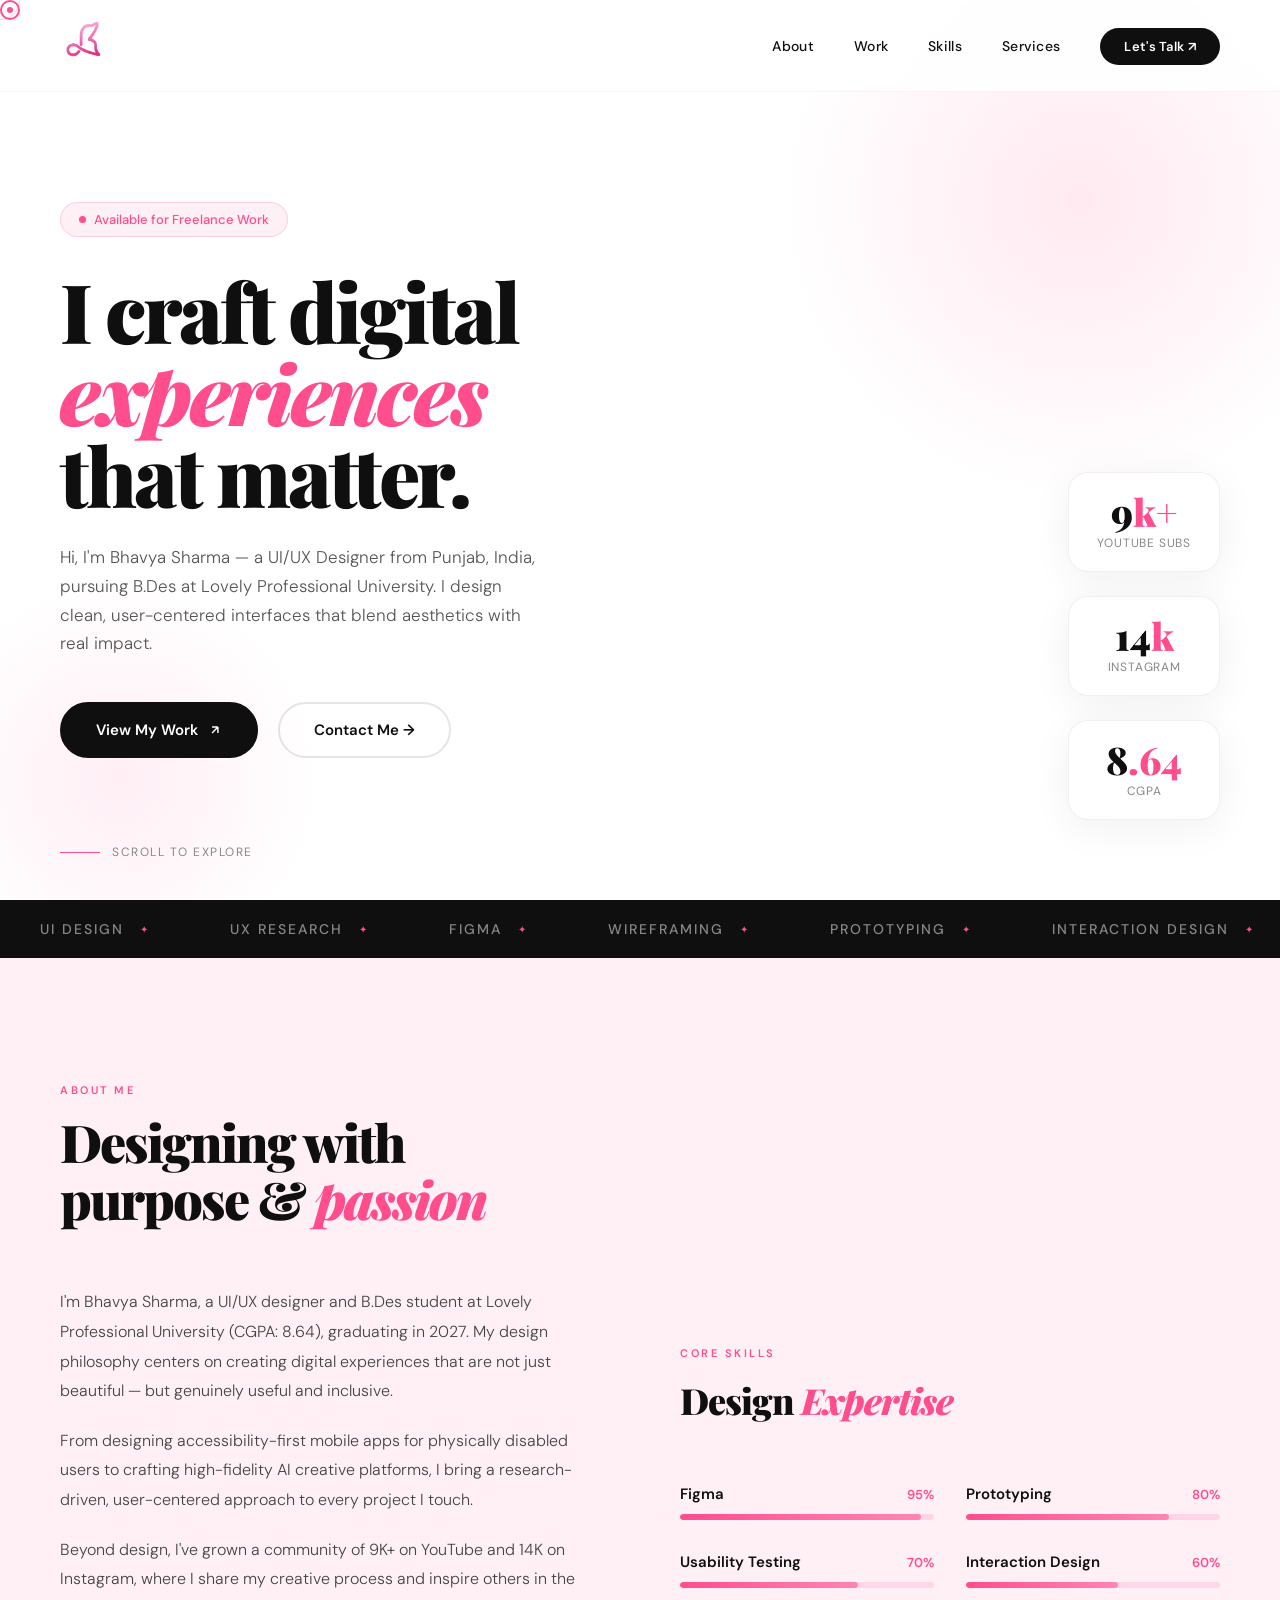
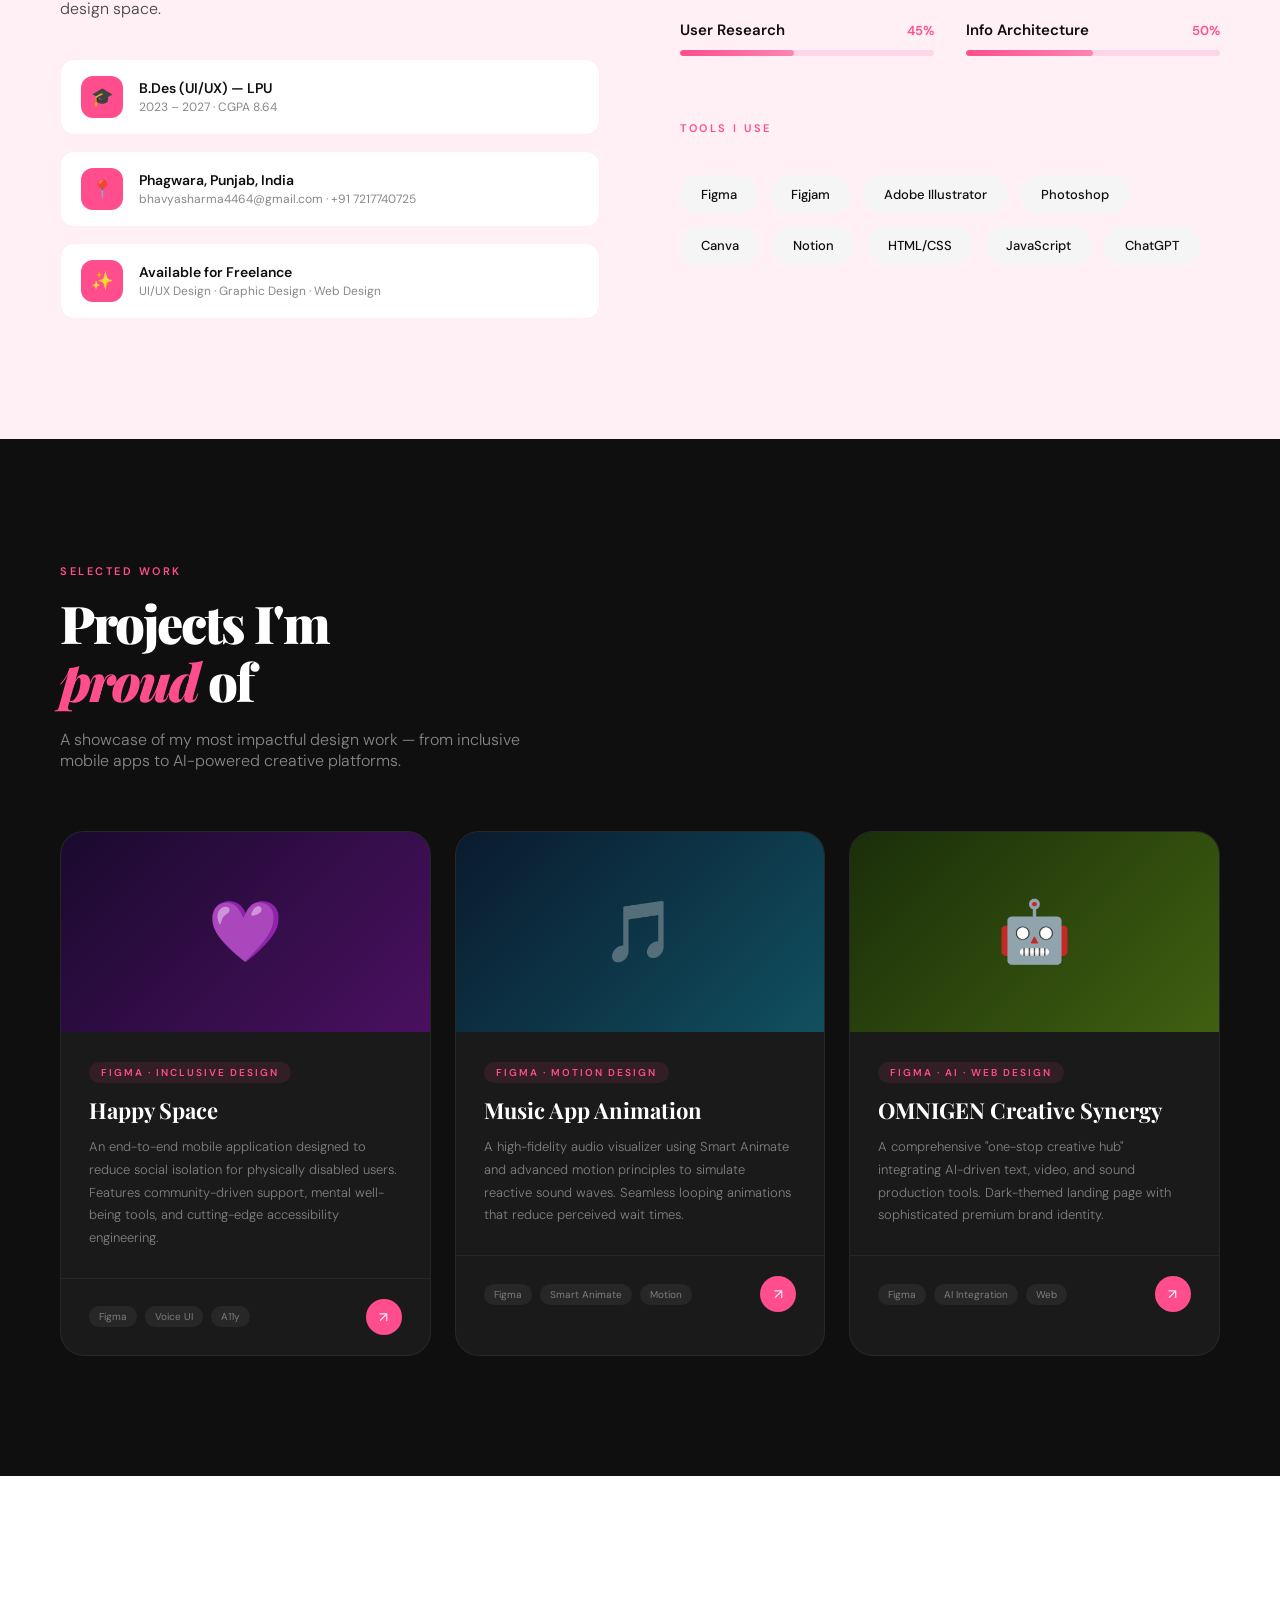
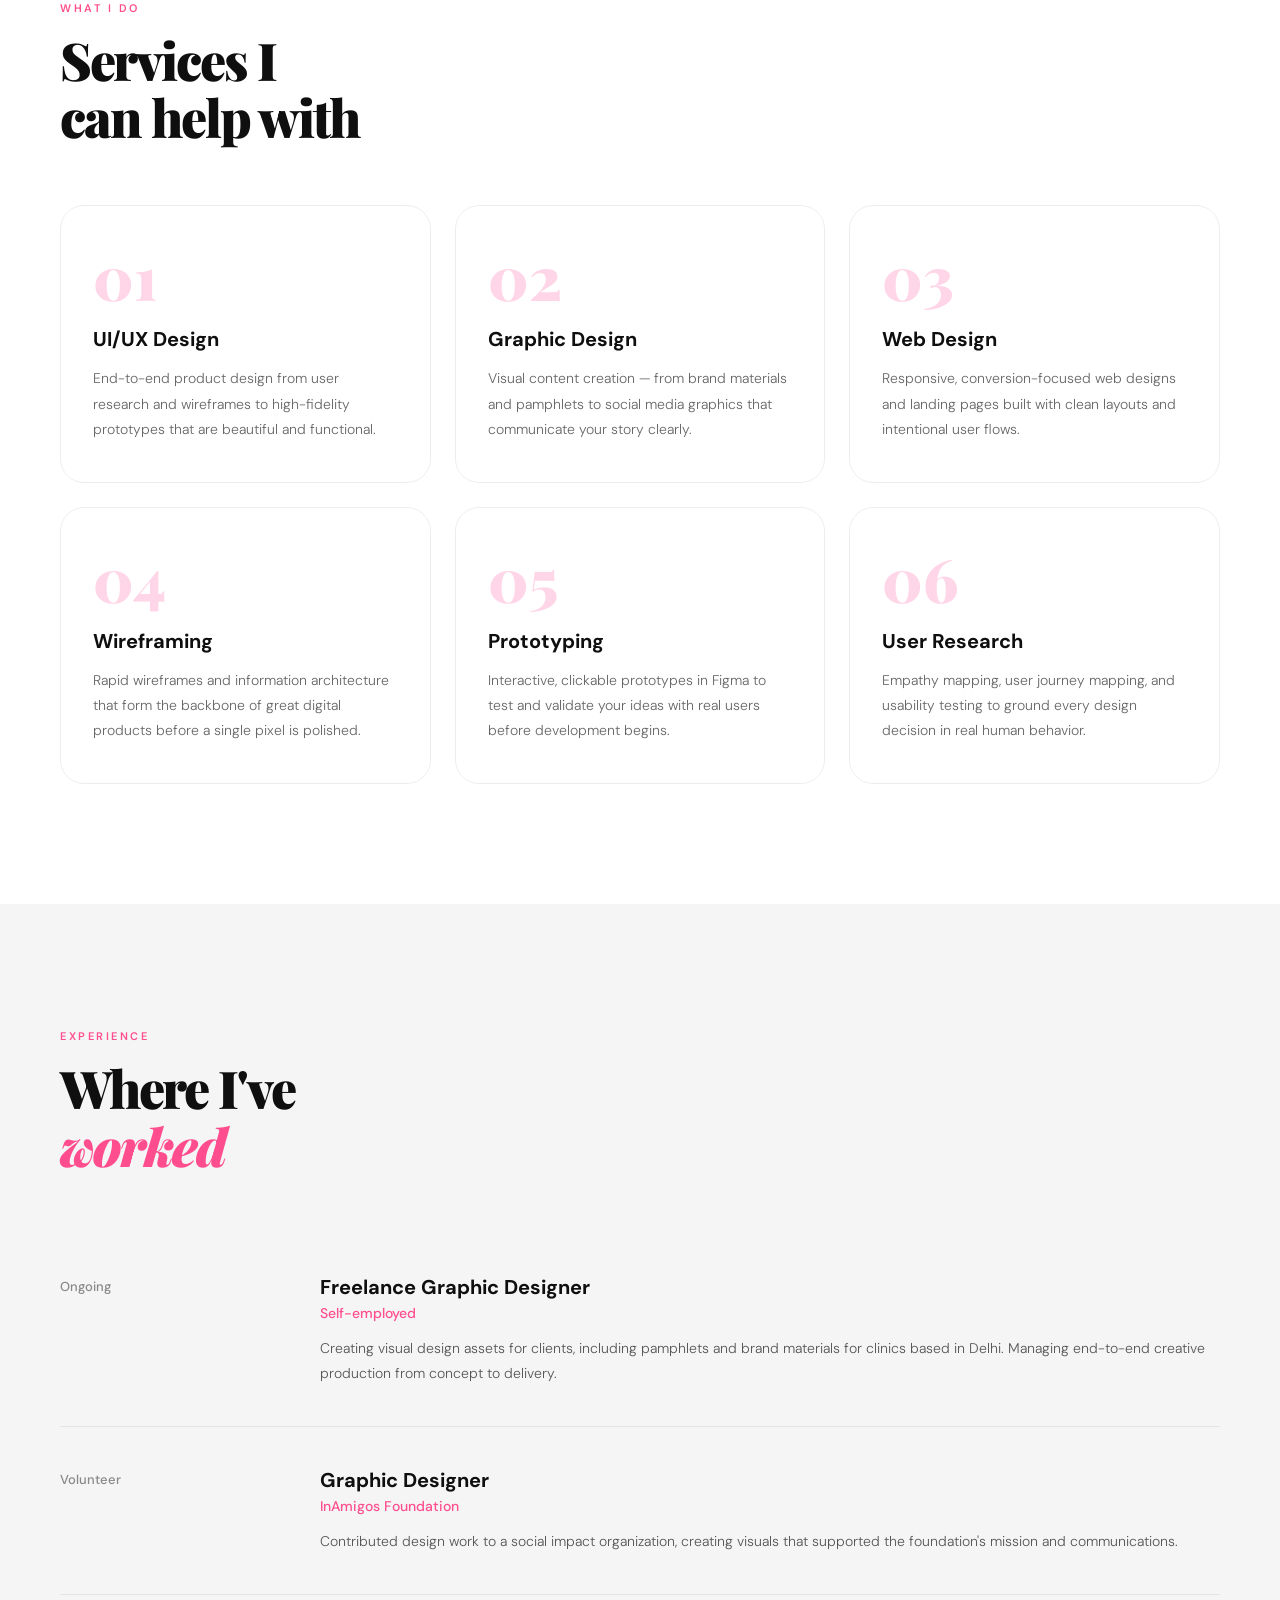
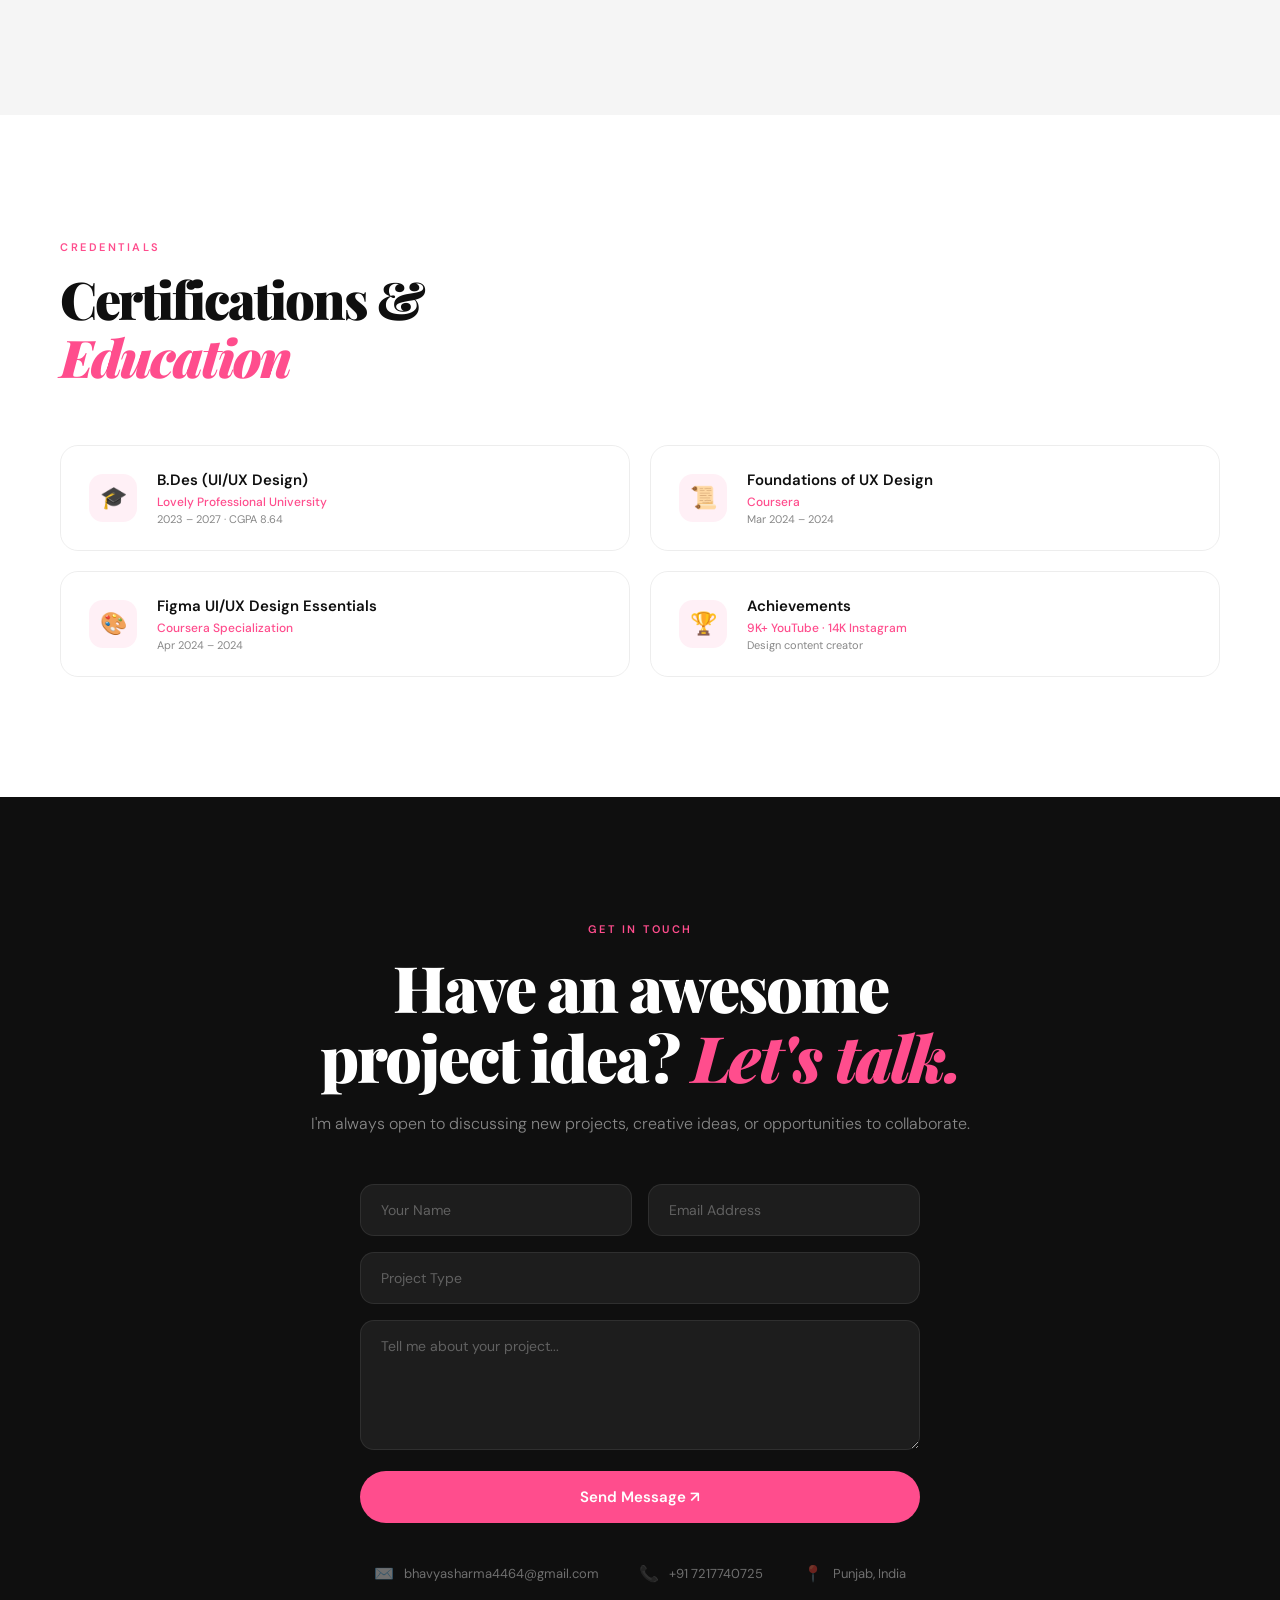
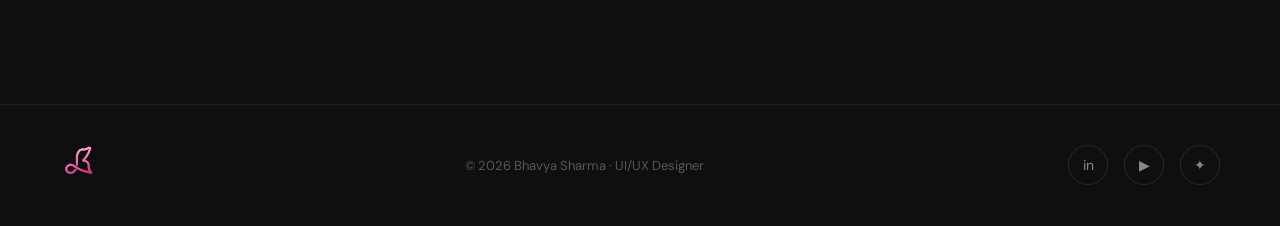
<file: Portfolio/index.html>
<!DOCTYPE html>
<html lang="en">
<head>
<meta charset="UTF-8">
<meta name="viewport" content="width=device-width, initial-scale=1.0">
<title>Bhavya Sharma — UI/UX Designer</title>
<link href="https://fonts.googleapis.com/css2?family=Playfair+Display:ital,wght@0,400;0,700;0,900;1,400&family=DM+Sans:wght@300;400;500;600&display=swap" rel="stylesheet">
<style>
  :root {
    --pink: #FF4D8D;
    --pink-light: #FFD6E7;
    --pink-pale: #FFF0F6;
    --dark: #0F0F0F;
    --dark-2: #1A1A1A;
    --white: #FFFFFF;
    --gray: #888;
    --gray-light: #F5F5F5;
  }

  * { margin: 0; padding: 0; box-sizing: border-box; }

  html { scroll-behavior: smooth; }

  body {
    font-family: 'DM Sans', sans-serif;
    background: var(--white);
    color: var(--dark);
    overflow-x: hidden;
    cursor: none;
  }

  /* CUSTOM CURSOR */
  .cursor {
    width: 20px; height: 20px;
    background: transparent;
    border: 2px solid var(--pink);
    border-radius: 50%;
    position: fixed;
    top: 0; left: 0;
    pointer-events: none;
    z-index: 9999;
    transition: all 0.15s cubic-bezier(0.175, 0.885, 0.32, 1.275);
    animation: cursorMorph 3s ease-in-out infinite;
  }
  .cursor::after {
    content: '';
    position: absolute;
    top: 50%; left: 50%;
    transform: translate(-50%, -50%);
    width: 6px; height: 6px;
    background: var(--pink);
    border-radius: 50%;
    transition: all 0.2s ease;
  }
  .cursor-ring {
    width: 40px; height: 40px;
    border: 1px solid rgba(255, 77, 141, 0.3);
    border-radius: 50%;
    position: fixed;
    top: 0; left: 0;
    pointer-events: none;
    z-index: 9998;
    transition: all 0.2s ease;
    transform: translate(-20px, -20px);
    animation: ringPulse 2.5s ease-in-out infinite;
  }
  .cursor-trail {
    width: 6px; height: 6px;
    background: var(--pink);
    border-radius: 50%;
    position: fixed;
    top: 0; left: 0;
    pointer-events: none;
    z-index: 9997;
    opacity: 0;
    animation: trailFade 1s ease-out forwards;
  }

  @keyframes cursorMorph {
    0%, 100% { 
      transform: scale(1) rotate(0deg);
      border-radius: 50%;
    }
    25% { 
      transform: scale(1.1) rotate(90deg);
      border-radius: 40%;
    }
    50% { 
      transform: scale(0.9) rotate(180deg);
      border-radius: 30%;
    }
    75% { 
      transform: scale(1.05) rotate(270deg);
      border-radius: 45%;
    }
  }

  @keyframes ringPulse {
    0%, 100% { 
      transform: translate(-20px, -20px) scale(1);
      opacity: 0.3;
    }
    50% { 
      transform: translate(-20px, -20px) scale(1.3);
      opacity: 0.6;
    }
  }

  @keyframes trailFade {
    0% { 
      opacity: 0.8; 
      transform: scale(1) rotate(0deg);
    }
    100% { 
      opacity: 0; 
      transform: scale(0.2) rotate(180deg);
    }
  }

  /* NAV */
  nav {
    position: fixed;
    top: 0; left: 0; right: 0;
    z-index: 100;
    padding: 20px 60px;
    display: flex;
    align-items: center;
    justify-content: space-between;
    background: rgba(255,255,255,0.85);
    backdrop-filter: blur(20px);
    border-bottom: 1px solid rgba(255,77,141,0.08);
  }

  .logo {
    font-family: 'Playfair Display', serif;
    font-size: 22px;
    font-weight: 900;
    color: var(--dark);
    text-decoration: none;
    letter-spacing: -0.5px;
  }
  .logo span { color: var(--pink); }

  .nav-links {
    display: flex;
    gap: 40px;
    list-style: none;
  }
  .nav-links a {
    text-decoration: none;
    color: var(--dark);
    font-size: 14px;
    font-weight: 500;
    letter-spacing: 0.3px;
    transition: color 0.2s;
    position: relative;
  }
  .nav-links a::after {
    content: '';
    position: absolute;
    bottom: -3px;
    left: 0;
    width: 0;
    height: 2px;
    background: var(--pink);
    transition: width 0.3s ease;
  }
  .nav-links a:hover { color: var(--pink); }
  .nav-links a:hover::after { width: 100%; }

  .nav-cta {
    background: var(--dark);
    color: var(--white) !important;
    padding: 10px 24px;
    border-radius: 100px;
    font-weight: 600 !important;
    font-size: 13px !important;
    transition: background 0.3s, color 0.3s !important;
  }
  .nav-cta:hover {
    background: var(--pink) !important;
    color: var(--white) !important;
  }
  .nav-cta::after { display: none !important; }

  /* HERO */
  .hero {
    min-height: 100vh;
    display: flex;
    align-items: center;
    padding: 120px 60px 60px;
    background: var(--white);
    position: relative;
    overflow: hidden;
  }

  .hero-bg-blob {
    position: absolute;
    top: -100px;
    right: -100px;
    width: 600px;
    height: 600px;
    background: radial-gradient(circle, rgba(255,77,141,0.12) 0%, transparent 70%);
    border-radius: 50%;
    pointer-events: none;
  }
  .hero-bg-blob-2 {
    position: absolute;
    bottom: -80px;
    left: -80px;
    width: 400px;
    height: 400px;
    background: radial-gradient(circle, rgba(255,214,231,0.4) 0%, transparent 70%);
    border-radius: 50%;
    pointer-events: none;
  }

  .hero-content {
    max-width: 700px;
    z-index: 1;
  }

  .hero-badge {
    display: inline-flex;
    align-items: center;
    gap: 8px;
    background: var(--pink-pale);
    border: 1px solid rgba(255,77,141,0.2);
    padding: 8px 18px;
    border-radius: 100px;
    font-size: 13px;
    font-weight: 500;
    color: var(--pink);
    margin-bottom: 32px;
    animation: fadeUp 0.8s ease both;
  }

  .hero-badge .dot {
    width: 7px; height: 7px;
    background: var(--pink);
    border-radius: 50%;
    animation: pulse 2s infinite;
  }

  @keyframes pulse {
    0%, 100% { opacity: 1; transform: scale(1); }
    50% { opacity: 0.5; transform: scale(1.4); }
  }

  .hero h1 {
    font-family: 'Playfair Display', serif;
    font-size: 82px;
    line-height: 1.0;
    font-weight: 900;
    letter-spacing: -3px;
    margin-bottom: 28px;
    animation: fadeUp 0.8s 0.15s ease both;
  }

  .hero h1 em {
    font-style: italic;
    color: var(--pink);
  }

  .hero-sub {
    font-size: 17px;
    line-height: 1.7;
    color: #555;
    max-width: 480px;
    margin-bottom: 44px;
    font-weight: 300;
    animation: fadeUp 0.8s 0.3s ease both;
  }

  .hero-actions {
    display: flex;
    align-items: center;
    gap: 20px;
    animation: fadeUp 0.8s 0.45s ease both;
  }

  .btn-primary {
    background: var(--dark);
    color: var(--white);
    padding: 16px 34px;
    border-radius: 100px;
    text-decoration: none;
    font-size: 15px;
    font-weight: 600;
    display: inline-flex;
    align-items: center;
    gap: 10px;
    transition: all 0.3s ease;
    border: 2px solid var(--dark);
  }
  .btn-primary:hover {
    background: var(--pink);
    border-color: var(--pink);
    transform: translateY(-2px);
    box-shadow: 0 12px 40px rgba(255,77,141,0.3);
  }

  .btn-secondary {
    color: var(--dark);
    padding: 16px 34px;
    border-radius: 100px;
    text-decoration: none;
    font-size: 15px;
    font-weight: 600;
    display: inline-flex;
    align-items: center;
    gap: 8px;
    border: 2px solid rgba(0,0,0,0.1);
    transition: all 0.3s ease;
  }
  .btn-secondary:hover {
    border-color: var(--pink);
    color: var(--pink);
  }

  .hero-stats {
    position: absolute;
    right: 60px;
    bottom: 80px;
    display: flex;
    flex-direction: column;
    gap: 24px;
    animation: fadeUp 0.8s 0.6s ease both;
  }

  .stat-card {
    background: var(--white);
    border: 1px solid rgba(0,0,0,0.06);
    border-radius: 20px;
    padding: 20px 28px;
    box-shadow: 0 8px 40px rgba(0,0,0,0.06);
    text-align: center;
    min-width: 140px;
  }
  .stat-num {
    font-family: 'Playfair Display', serif;
    font-size: 38px;
    font-weight: 900;
    color: var(--dark);
    line-height: 1;
  }
  .stat-num span { color: var(--pink); }
  .stat-label {
    font-size: 12px;
    color: var(--gray);
    margin-top: 4px;
    text-transform: uppercase;
    letter-spacing: 0.8px;
  }

  .scroll-indicator {
    position: absolute;
    bottom: 40px;
    left: 60px;
    display: flex;
    align-items: center;
    gap: 12px;
    font-size: 12px;
    color: var(--gray);
    letter-spacing: 1.5px;
    text-transform: uppercase;
    animation: fadeUp 0.8s 0.75s ease both;
  }
  .scroll-line {
    width: 40px;
    height: 1px;
    background: var(--pink);
  }

  @keyframes fadeUp {
    from { opacity: 0; transform: translateY(30px); }
    to { opacity: 1; transform: translateY(0); }
  }

  /* MARQUEE */
  .marquee-section {
    background: var(--dark);
    padding: 20px 0;
    overflow: hidden;
  }

  .marquee-track {
    display: flex;
    gap: 0;
    animation: marquee 20s linear infinite;
    white-space: nowrap;
  }

  .marquee-item {
    padding: 0 40px;
    font-size: 14px;
    color: rgba(255,255,255,0.5);
    font-weight: 500;
    letter-spacing: 2px;
    text-transform: uppercase;
    display: flex;
    align-items: center;
    gap: 16px;
  }
  .marquee-item::after {
    content: '✦';
    color: var(--pink);
    font-size: 10px;
  }

  @keyframes marquee {
    0% { transform: translateX(0); }
    100% { transform: translateX(-50%); }
  }

  /* SECTION BASE */
  section { padding: 120px 60px; }

  .section-tag {
    display: inline-block;
    font-size: 11px;
    font-weight: 600;
    letter-spacing: 2.5px;
    text-transform: uppercase;
    color: var(--pink);
    margin-bottom: 16px;
  }

  .section-title {
    font-family: 'Playfair Display', serif;
    font-size: 52px;
    font-weight: 900;
    line-height: 1.1;
    letter-spacing: -2px;
    color: var(--dark);
    margin-bottom: 20px;
  }

  .section-title em {
    font-style: italic;
    color: var(--pink);
  }

  /* ABOUT */
  .about {
    background: var(--pink-pale);
  }

  .about-grid {
    display: grid;
    grid-template-columns: 1fr 1fr;
    gap: 80px;
    align-items: center;
    margin-top: 60px;
  }

  .about-text p {
    font-size: 16px;
    line-height: 1.85;
    color: #444;
    margin-bottom: 20px;
    font-weight: 300;
  }

  .about-highlights {
    display: flex;
    flex-direction: column;
    gap: 16px;
    margin-top: 36px;
  }

  .highlight-item {
    display: flex;
    align-items: center;
    gap: 16px;
    background: white;
    padding: 16px 20px;
    border-radius: 14px;
    border: 1px solid rgba(255,77,141,0.1);
  }

  .highlight-icon {
    width: 42px; height: 42px;
    background: var(--pink);
    border-radius: 12px;
    display: flex;
    align-items: center;
    justify-content: center;
    font-size: 18px;
    flex-shrink: 0;
  }

  .highlight-title {
    font-weight: 600;
    font-size: 14px;
    color: var(--dark);
  }
  .highlight-sub {
    font-size: 12px;
    color: var(--gray);
    margin-top: 2px;
  }

  /* SKILLS */
  .skills-grid {
    display: grid;
    grid-template-columns: repeat(2, 1fr);
    gap: 32px;
    margin-top: 60px;
  }

  .skill-item { }
  .skill-header {
    display: flex;
    justify-content: space-between;
    align-items: center;
    margin-bottom: 10px;
  }
  .skill-name {
    font-size: 15px;
    font-weight: 600;
    color: var(--dark);
  }
  .skill-pct {
    font-size: 13px;
    color: var(--pink);
    font-weight: 600;
  }
  .skill-bar {
    height: 6px;
    background: var(--pink-light);
    border-radius: 100px;
    overflow: hidden;
  }
  .skill-fill {
    height: 100%;
    background: linear-gradient(90deg, var(--pink), #FF85B3);
    border-radius: 100px;
    transition: width 1.5s ease;
  }

  /* PROJECTS */
  .projects { background: var(--dark); }
  .projects .section-title { color: var(--white); }
  .projects .section-tag { color: var(--pink); }
  .projects > p { color: rgba(255,255,255,0.5); margin-top: 16px; font-size: 16px; max-width: 500px; font-weight: 300; }

  .projects-grid {
    display: grid;
    grid-template-columns: repeat(3, 1fr);
    gap: 24px;
    margin-top: 60px;
  }

  .project-card {
    background: var(--dark-2);
    border-radius: 24px;
    overflow: hidden;
    border: 1px solid rgba(255,255,255,0.06);
    transition: all 0.4s ease;
    position: relative;
  }
  .project-card:hover {
    transform: translateY(-8px);
    border-color: rgba(255,77,141,0.3);
    box-shadow: 0 24px 60px rgba(255,77,141,0.12);
  }

  .project-thumb {
    height: 200px;
    display: flex;
    align-items: center;
    justify-content: center;
    font-size: 60px;
    position: relative;
    overflow: hidden;
  }

  .project-thumb-1 { background: linear-gradient(135deg, #1a0a2e, #4a1060); }
  .project-thumb-2 { background: linear-gradient(135deg, #0a1a2e, #105060); }
  .project-thumb-3 { background: linear-gradient(135deg, #1a2e0a, #406010); }

  .project-body {
    padding: 28px;
  }

  .project-tag {
    display: inline-block;
    font-size: 10px;
    letter-spacing: 2px;
    text-transform: uppercase;
    color: var(--pink);
    background: rgba(255,77,141,0.1);
    padding: 4px 12px;
    border-radius: 100px;
    margin-bottom: 14px;
    font-weight: 600;
  }

  .project-title {
    font-family: 'Playfair Display', serif;
    font-size: 22px;
    font-weight: 700;
    color: var(--white);
    margin-bottom: 12px;
    line-height: 1.25;
  }

  .project-desc {
    font-size: 13px;
    color: rgba(255,255,255,0.45);
    line-height: 1.75;
    font-weight: 300;
  }

  .project-footer {
    display: flex;
    align-items: center;
    justify-content: space-between;
    padding: 20px 28px;
    border-top: 1px solid rgba(255,255,255,0.06);
  }

  .project-tools {
    display: flex;
    gap: 8px;
  }

  .tool-chip {
    font-size: 10px;
    color: rgba(255,255,255,0.4);
    background: rgba(255,255,255,0.06);
    padding: 4px 10px;
    border-radius: 100px;
  }

  .project-link {
    width: 36px; height: 36px;
    background: var(--pink);
    border-radius: 50%;
    display: flex;
    align-items: center;
    justify-content: center;
    text-decoration: none;
    color: white;
    font-size: 14px;
    transition: transform 0.2s;
  }
  .project-link:hover { transform: rotate(45deg); }

  /* SERVICES */
  .services-grid {
    display: grid;
    grid-template-columns: repeat(3, 1fr);
    gap: 24px;
    margin-top: 60px;
  }

  .service-card {
    padding: 40px 32px;
    border: 1.5px solid rgba(0,0,0,0.07);
    border-radius: 24px;
    transition: all 0.3s ease;
    position: relative;
    overflow: hidden;
  }
  .service-card::before {
    content: '';
    position: absolute;
    bottom: 0; left: 0; right: 0;
    height: 3px;
    background: var(--pink);
    transform: scaleX(0);
    transition: transform 0.3s ease;
  }
  .service-card:hover { border-color: rgba(255,77,141,0.2); box-shadow: 0 16px 48px rgba(255,77,141,0.08); }
  .service-card:hover::before { transform: scaleX(1); }

  .service-num {
    font-family: 'Playfair Display', serif;
    font-size: 60px;
    font-weight: 900;
    color: var(--pink-light);
    line-height: 1;
    margin-bottom: 20px;
  }
  .service-title {
    font-size: 20px;
    font-weight: 700;
    color: var(--dark);
    margin-bottom: 14px;
  }
  .service-desc {
    font-size: 14px;
    line-height: 1.8;
    color: #666;
    font-weight: 300;
  }

  /* EXPERIENCE */
  .experience { background: var(--gray-light); }

  .exp-list {
    margin-top: 60px;
    display: flex;
    flex-direction: column;
    gap: 0;
  }

  .exp-item {
    display: grid;
    grid-template-columns: 200px 1fr;
    gap: 60px;
    padding: 40px 0;
    border-bottom: 1px solid rgba(0,0,0,0.07);
    align-items: start;
  }

  .exp-date {
    font-size: 13px;
    color: var(--gray);
    font-weight: 500;
    padding-top: 4px;
  }

  .exp-role {
    font-size: 20px;
    font-weight: 700;
    color: var(--dark);
    margin-bottom: 4px;
  }
  .exp-company {
    font-size: 14px;
    color: var(--pink);
    margin-bottom: 14px;
    font-weight: 500;
  }
  .exp-desc {
    font-size: 14px;
    line-height: 1.8;
    color: #555;
    font-weight: 300;
  }

  /* CONTACT */
  .contact {
    background: var(--dark);
    text-align: center;
  }
  .contact .section-title { color: var(--white); font-size: 64px; }
  .contact p { color: rgba(255,255,255,0.5); font-size: 16px; margin: 20px 0 50px; font-weight: 300; }

  .contact-form {
    max-width: 560px;
    margin: 0 auto;
  }

  .form-row {
    display: grid;
    grid-template-columns: 1fr 1fr;
    gap: 16px;
    margin-bottom: 16px;
  }

  .form-field {
    background: rgba(255,255,255,0.06);
    border: 1.5px solid rgba(255,255,255,0.08);
    border-radius: 14px;
    padding: 16px 20px;
    color: white;
    font-family: 'DM Sans', sans-serif;
    font-size: 14px;
    outline: none;
    width: 100%;
    transition: border-color 0.3s;
  }
  .form-field::placeholder { color: rgba(255,255,255,0.3); }
  .form-field:focus { border-color: var(--pink); }

  textarea.form-field {
    min-height: 130px;
    resize: vertical;
    margin-bottom: 16px;
  }

  .btn-submit {
    background: var(--pink);
    color: white;
    padding: 16px 48px;
    border-radius: 100px;
    border: none;
    font-family: 'DM Sans', sans-serif;
    font-size: 15px;
    font-weight: 600;
    cursor: pointer;
    transition: all 0.3s;
    width: 100%;
  }
  .btn-submit:hover {
    background: #ff2d76;
    transform: translateY(-2px);
    box-shadow: 0 12px 40px rgba(255,77,141,0.4);
  }

  .contact-badges {
    display: flex;
    justify-content: center;
    gap: 40px;
    margin-top: 40px;
  }
  .contact-badge {
    display: flex;
    align-items: center;
    gap: 10px;
    color: rgba(255,255,255,0.4);
    font-size: 13px;
  }
  .contact-badge span { font-size: 16px; }

  /* FOOTER */
  footer {
    background: var(--dark);
    border-top: 1px solid rgba(255,255,255,0.06);
    padding: 40px 60px;
    display: flex;
    justify-content: space-between;
    align-items: center;
  }

  .footer-logo {
    font-family: 'Playfair Display', serif;
    font-size: 20px;
    font-weight: 900;
    color: white;
  }
  .footer-logo span { color: var(--pink); }

  .footer-copy {
    font-size: 13px;
    color: rgba(255,255,255,0.3);
  }

  .social-links {
    display: flex;
    gap: 16px;
  }
  .social-link {
    width: 40px; height: 40px;
    border: 1px solid rgba(255,255,255,0.1);
    border-radius: 50%;
    display: flex;
    align-items: center;
    justify-content: center;
    text-decoration: none;
    color: rgba(255,255,255,0.5);
    font-size: 14px;
    transition: all 0.3s;
  }
  .social-link:hover {
    border-color: var(--pink);
    color: var(--pink);
    background: rgba(255,77,141,0.08);
  }

  /* CERT SECTION */
  .certs {
    background: var(--white);
  }

  .certs-grid {
    display: grid;
    grid-template-columns: repeat(2, 1fr);
    gap: 20px;
    margin-top: 60px;
  }

  .cert-card {
    display: flex;
    align-items: center;
    gap: 20px;
    padding: 24px 28px;
    border: 1.5px solid rgba(0,0,0,0.07);
    border-radius: 18px;
    transition: all 0.3s;
  }
  .cert-card:hover {
    border-color: rgba(255,77,141,0.2);
    box-shadow: 0 8px 30px rgba(255,77,141,0.06);
  }
  .cert-icon {
    width: 48px; height: 48px;
    background: var(--pink-pale);
    border-radius: 14px;
    display: flex;
    align-items: center;
    justify-content: center;
    font-size: 22px;
    flex-shrink: 0;
  }
  .cert-name {
    font-size: 15px;
    font-weight: 600;
    color: var(--dark);
    margin-bottom: 4px;
  }
  .cert-issuer {
    font-size: 12px;
    color: var(--pink);
    font-weight: 500;
  }
  .cert-date {
    font-size: 11px;
    color: var(--gray);
    margin-top: 2px;
  }

  /* TOOLS */
  .tools-section {
    margin-top: 60px;
  }
  .tools-grid {
    display: flex;
    flex-wrap: wrap;
    gap: 12px;
    margin-top: 24px;
  }
  .tool-tag {
    padding: 10px 20px;
    border-radius: 100px;
    font-size: 13px;
    font-weight: 500;
    background: var(--gray-light);
    color: var(--dark);
    border: 1.5px solid transparent;
    transition: all 0.2s;
  }
  .tool-tag:hover {
    background: var(--pink-pale);
    border-color: rgba(255,77,141,0.2);
    color: var(--pink);
  }

  /* SCROLL REVEAL */
  .reveal {
    opacity: 0;
    transform: translateY(40px);
    transition: opacity 0.7s ease, transform 0.7s ease;
  }
  .reveal.visible {
    opacity: 1;
    transform: translateY(0);
  }
</style>
</head>
<body>

<div class="cursor" id="cursor"></div>
<div class="cursor-ring" id="cursorRing"></div>

<!-- NAV -->
<nav>
  <a href="#" class="logo">
    <img src="Frame 3.png" alt="Bhavya Sharma" style="height: 45px; width: auto;">
  </a>
  <ul class="nav-links">
    <li><a href="#about">About</a></li>
    <li><a href="#projects">Work</a></li>
    <li><a href="#skills">Skills</a></li>
    <li><a href="#services">Services</a></li>
    <li><a href="#contact" class="nav-cta">Let's Talk ↗</a></li>
  </ul>
</nav>

<!-- HERO -->
<section class="hero" id="home">
  <div class="hero-bg-blob"></div>
  <div class="hero-bg-blob-2"></div>
  <div class="hero-content">
    <div class="hero-badge">
      <div class="dot"></div>
      Available for Freelance Work
    </div>
    <h1>
      I craft digital<br>
      <em>experiences</em><br>
      that matter.
    </h1>
    <p class="hero-sub">
      Hi, I'm Bhavya Sharma — a UI/UX Designer from Punjab, India, pursuing B.Des at Lovely Professional University. I design clean, user-centered interfaces that blend aesthetics with real impact.
    </p>
    <div class="hero-actions">
      <a href="#projects" class="btn-primary">
        View My Work 
        <svg width="14" height="14" viewBox="0 0 24 24" fill="none" stroke="currentColor" stroke-width="2.5"><path d="M7 17L17 7M17 7H7M17 7V17"/></svg>
      </a>
      <a href="mailto:bhavyasharma4464@gmail.com" class="btn-secondary">
        Contact Me →
      </a>
    </div>
  </div>

  <div class="hero-stats">
    <div class="stat-card">
      <div class="stat-num">9<span>k+</span></div>
      <div class="stat-label">YouTube Subs</div>
    </div>
    <div class="stat-card">
      <div class="stat-num">14<span>k</span></div>
      <div class="stat-label">Instagram</div>
    </div>
    <div class="stat-card">
      <div class="stat-num">8<span>.64</span></div>
      <div class="stat-label">CGPA</div>
    </div>
  </div>

  <div class="scroll-indicator">
    <div class="scroll-line"></div>
    Scroll to explore
  </div>
</section>

<!-- MARQUEE -->
<div class="marquee-section">
  <div class="marquee-track">
    <div class="marquee-item">UI Design</div>
    <div class="marquee-item">UX Research</div>
    <div class="marquee-item">Figma</div>
    <div class="marquee-item">Wireframing</div>
    <div class="marquee-item">Prototyping</div>
    <div class="marquee-item">Interaction Design</div>
    <div class="marquee-item">Design Systems</div>
    <div class="marquee-item">Usability Testing</div>
    <div class="marquee-item">Visual Design</div>
    <div class="marquee-item">App Design</div>
    <div class="marquee-item">UI Design</div>
    <div class="marquee-item">UX Research</div>
    <div class="marquee-item">Figma</div>
    <div class="marquee-item">Wireframing</div>
    <div class="marquee-item">Prototyping</div>
    <div class="marquee-item">Interaction Design</div>
    <div class="marquee-item">Design Systems</div>
    <div class="marquee-item">Usability Testing</div>
    <div class="marquee-item">Visual Design</div>
    <div class="marquee-item">App Design</div>
  </div>
</div>

<!-- ABOUT -->
<section class="about" id="about">
  <div class="section-tag">About Me</div>
  <div class="section-title">Designing with<br>purpose & <em>passion</em></div>

  <div class="about-grid">
    <div class="about-text reveal">
      <p>I'm Bhavya Sharma, a UI/UX designer and B.Des student at Lovely Professional University (CGPA: 8.64), graduating in 2027. My design philosophy centers on creating digital experiences that are not just beautiful — but genuinely useful and inclusive.</p>
      <p>From designing accessibility-first mobile apps for physically disabled users to crafting high-fidelity AI creative platforms, I bring a research-driven, user-centered approach to every project I touch.</p>
      <p>Beyond design, I've grown a community of 9K+ on YouTube and 14K on Instagram, where I share my creative process and inspire others in the design space.</p>

      <div class="about-highlights">
        <div class="highlight-item">
          <div class="highlight-icon">🎓</div>
          <div>
            <div class="highlight-title">B.Des (UI/UX) — LPU</div>
            <div class="highlight-sub">2023 – 2027 · CGPA 8.64</div>
          </div>
        </div>
        <div class="highlight-item">
          <div class="highlight-icon">📍</div>
          <div>
            <div class="highlight-title">Phagwara, Punjab, India</div>
            <div class="highlight-sub">bhavyasharma4464@gmail.com · +91 7217740725</div>
          </div>
        </div>
        <div class="highlight-item">
          <div class="highlight-icon">✨</div>
          <div>
            <div class="highlight-title">Available for Freelance</div>
            <div class="highlight-sub">UI/UX Design · Graphic Design · Web Design</div>
          </div>
        </div>
      </div>
    </div>

    <div class="reveal" style="transition-delay:0.2s">
      <div id="skills" style="margin-bottom:10px">
        <div class="section-tag">Core Skills</div>
        <div style="font-family:'Playfair Display',serif;font-size:36px;font-weight:900;margin-bottom:32px;letter-spacing:-1px;">Design <em style="color:var(--pink);font-style:italic">Expertise</em></div>
      </div>
      <div class="skills-grid">
        <div class="skill-item">
          <div class="skill-header"><span class="skill-name">Figma</span><span class="skill-pct">95%</span></div>
          <div class="skill-bar"><div class="skill-fill" style="width:95%"></div></div>
        </div>
        <div class="skill-item">
          <div class="skill-header"><span class="skill-name">Prototyping</span><span class="skill-pct">80%</span></div>
          <div class="skill-bar"><div class="skill-fill" style="width:80%"></div></div>
        </div>
        <div class="skill-item">
          <div class="skill-header"><span class="skill-name">Usability Testing</span><span class="skill-pct">70%</span></div>
          <div class="skill-bar"><div class="skill-fill" style="width:70%"></div></div>
        </div>
        <div class="skill-item">
          <div class="skill-header"><span class="skill-name">Interaction Design</span><span class="skill-pct">60%</span></div>
          <div class="skill-bar"><div class="skill-fill" style="width:60%"></div></div>
        </div>
        <div class="skill-item">
          <div class="skill-header"><span class="skill-name">User Research</span><span class="skill-pct">45%</span></div>
          <div class="skill-bar"><div class="skill-fill" style="width:45%"></div></div>
        </div>
        <div class="skill-item">
          <div class="skill-header"><span class="skill-name">Info Architecture</span><span class="skill-pct">50%</span></div>
          <div class="skill-bar"><div class="skill-fill" style="width:50%"></div></div>
        </div>
      </div>

      <div class="tools-section">
        <div class="section-tag">Tools I Use</div>
        <div class="tools-grid">
          <span class="tool-tag">Figma</span>
          <span class="tool-tag">Figjam</span>
          <span class="tool-tag">Adobe Illustrator</span>
          <span class="tool-tag">Photoshop</span>
          <span class="tool-tag">Canva</span>
          <span class="tool-tag">Notion</span>
          <span class="tool-tag">HTML/CSS</span>
          <span class="tool-tag">JavaScript</span>
          <span class="tool-tag">ChatGPT</span>
        </div>
      </div>
    </div>
  </div>
</section>

<!-- PROJECTS -->
<section class="projects" id="projects">
  <div class="section-tag">Selected Work</div>
  <div class="section-title">Projects I'm<br><em>proud</em> of</div>
  <p>A showcase of my most impactful design work — from inclusive mobile apps to AI-powered creative platforms.</p>

  <div class="projects-grid">
    <div class="project-card reveal">
      <div class="project-thumb project-thumb-1">💜</div>
      <div class="project-body">
        <span class="project-tag">Figma · Inclusive Design</span>
        <div class="project-title">Happy Space</div>
        <div class="project-desc">An end-to-end mobile application designed to reduce social isolation for physically disabled users. Features community-driven support, mental well-being tools, and cutting-edge accessibility engineering.</div>
      </div>
      <div class="project-footer">
        <div class="project-tools">
          <span class="tool-chip">Figma</span>
          <span class="tool-chip">Voice UI</span>
          <span class="tool-chip">A11y</span>
        </div>
        <a href="#" class="project-link">↗</a>
      </div>
    </div>

    <div class="project-card reveal" style="transition-delay:0.15s">
      <div class="project-thumb project-thumb-2">🎵</div>
      <div class="project-body">
        <span class="project-tag">Figma · Motion Design</span>
        <div class="project-title">Music App Animation</div>
        <div class="project-desc">A high-fidelity audio visualizer using Smart Animate and advanced motion principles to simulate reactive sound waves. Seamless looping animations that reduce perceived wait times.</div>
      </div>
      <div class="project-footer">
        <div class="project-tools">
          <span class="tool-chip">Figma</span>
          <span class="tool-chip">Smart Animate</span>
          <span class="tool-chip">Motion</span>
        </div>
        <a href="#" class="project-link">↗</a>
      </div>
    </div>

    <div class="project-card reveal" style="transition-delay:0.3s">
      <div class="project-thumb project-thumb-3">🤖</div>
      <div class="project-body">
        <span class="project-tag">Figma · AI · Web Design</span>
        <div class="project-title">OMNIGEN Creative Synergy</div>
        <div class="project-desc">A comprehensive "one-stop creative hub" integrating AI-driven text, video, and sound production tools. Dark-themed landing page with sophisticated premium brand identity.</div>
      </div>
      <div class="project-footer">
        <div class="project-tools">
          <span class="tool-chip">Figma</span>
          <span class="tool-chip">AI Integration</span>
          <span class="tool-chip">Web</span>
        </div>
        <a href="#" class="project-link">↗</a>
      </div>
    </div>
  </div>
</section>

<!-- SERVICES -->
<section id="services">
  <div class="section-tag">What I Do</div>
  <div class="section-title">Services I<br>can help with</div>
  <div class="services-grid">
    <div class="service-card reveal">
      <div class="service-num">01</div>
      <div class="service-title">UI/UX Design</div>
      <div class="service-desc">End-to-end product design from user research and wireframes to high-fidelity prototypes that are beautiful and functional.</div>
    </div>
    <div class="service-card reveal" style="transition-delay:0.15s">
      <div class="service-num">02</div>
      <div class="service-title">Graphic Design</div>
      <div class="service-desc">Visual content creation — from brand materials and pamphlets to social media graphics that communicate your story clearly.</div>
    </div>
    <div class="service-card reveal" style="transition-delay:0.3s">
      <div class="service-num">03</div>
      <div class="service-title">Web Design</div>
      <div class="service-desc">Responsive, conversion-focused web designs and landing pages built with clean layouts and intentional user flows.</div>
    </div>
    <div class="service-card reveal" style="transition-delay:0.1s">
      <div class="service-num">04</div>
      <div class="service-title">Wireframing</div>
      <div class="service-desc">Rapid wireframes and information architecture that form the backbone of great digital products before a single pixel is polished.</div>
    </div>
    <div class="service-card reveal" style="transition-delay:0.25s">
      <div class="service-num">05</div>
      <div class="service-title">Prototyping</div>
      <div class="service-desc">Interactive, clickable prototypes in Figma to test and validate your ideas with real users before development begins.</div>
    </div>
    <div class="service-card reveal" style="transition-delay:0.4s">
      <div class="service-num">06</div>
      <div class="service-title">User Research</div>
      <div class="service-desc">Empathy mapping, user journey mapping, and usability testing to ground every design decision in real human behavior.</div>
    </div>
  </div>
</section>

<!-- EXPERIENCE -->
<section class="experience" id="experience">
  <div class="section-tag">Experience</div>
  <div class="section-title">Where I've<br><em>worked</em></div>
  <div class="exp-list">
    <div class="exp-item reveal">
      <div class="exp-date">Ongoing</div>
      <div>
        <div class="exp-role">Freelance Graphic Designer</div>
        <div class="exp-company">Self-employed</div>
        <div class="exp-desc">Creating visual design assets for clients, including pamphlets and brand materials for clinics based in Delhi. Managing end-to-end creative production from concept to delivery.</div>
      </div>
    </div>
    <div class="exp-item reveal">
      <div class="exp-date">Volunteer</div>
      <div>
        <div class="exp-role">Graphic Designer</div>
        <div class="exp-company">InAmigos Foundation</div>
        <div class="exp-desc">Contributed design work to a social impact organization, creating visuals that supported the foundation's mission and communications.</div>
      </div>
    </div>
  </div>
</section>

<!-- CERTIFICATIONS -->
<section class="certs" id="certs">
  <div class="section-tag">Credentials</div>
  <div class="section-title">Certifications &<br><em>Education</em></div>
  <div class="certs-grid reveal">
    <div class="cert-card">
      <div class="cert-icon">🎓</div>
      <div>
        <div class="cert-name">B.Des (UI/UX Design)</div>
        <div class="cert-issuer">Lovely Professional University</div>
        <div class="cert-date">2023 – 2027 · CGPA 8.64</div>
      </div>
    </div>
    <div class="cert-card">
      <div class="cert-icon">📜</div>
      <div>
        <div class="cert-name">Foundations of UX Design</div>
        <div class="cert-issuer">Coursera</div>
        <div class="cert-date">Mar 2024 – 2024</div>
      </div>
    </div>
    <div class="cert-card">
      <div class="cert-icon">🎨</div>
      <div>
        <div class="cert-name">Figma UI/UX Design Essentials</div>
        <div class="cert-issuer">Coursera Specialization</div>
        <div class="cert-date">Apr 2024 – 2024</div>
      </div>
    </div>
    <div class="cert-card">
      <div class="cert-icon">🏆</div>
      <div>
        <div class="cert-name">Achievements</div>
        <div class="cert-issuer">9K+ YouTube · 14K Instagram</div>
        <div class="cert-date">Design content creator</div>
      </div>
    </div>
  </div>
</section>

<!-- CONTACT -->
<section class="contact" id="contact">
  <div class="section-tag" style="color:var(--pink)">Get In Touch</div>
  <div class="section-title">Have an awesome<br>project idea? <em>Let's talk.</em></div>
  <p>I'm always open to discussing new projects, creative ideas, or opportunities to collaborate.</p>

  <div class="contact-form">
    <div class="form-row">
      <input type="text" class="form-field" placeholder="Your Name">
      <input type="email" class="form-field" placeholder="Email Address">
    </div>
    <input type="text" class="form-field" placeholder="Project Type" style="margin-bottom:16px;width:100%">
    <textarea class="form-field" placeholder="Tell me about your project..."></textarea>
    <button class="btn-submit">Send Message ↗</button>
  </div>

  <div class="contact-badges">
    <div class="contact-badge"><span>✉️</span> bhavyasharma4464@gmail.com</div>
    <div class="contact-badge"><span>📞</span> +91 7217740725</div>
    <div class="contact-badge"><span>📍</span> Punjab, India</div>
  </div>
</section>

<!-- FOOTER -->
<footer>
  <div class="footer-logo">
    <img src="Frame 3.png" alt="Bhavya Sharma" style="height: 36px; width: auto;">
  </div>
  <div class="footer-copy">© 2026 Bhavya Sharma · UI/UX Designer</div>
  <div class="social-links">
    <a href="https://linkedin.com" class="social-link" title="LinkedIn">in</a>
    <a href="#" class="social-link" title="YouTube">▶</a>
    <a href="#" class="social-link" title="Instagram">✦</a>
  </div>
</footer>

<script>
  // Morphing Cursor with Enhanced Trail
  const cursor = document.getElementById('cursor');
  const ring = document.getElementById('cursorRing');
  let mx = 0, my = 0;
  let trailCounter = 0;
  
  // Create trail elements
  function createTrail(x, y) {
    const trail = document.createElement('div');
    trail.className = 'cursor-trail';
    trail.style.left = x + 'px';
    trail.style.top = y + 'px';
    trail.style.background = `hsl(${Math.random() * 30 + 330}, 70%, 60%)`; // Pink variations
    document.body.appendChild(trail);
    
    // Remove trail after animation
    setTimeout(() => {
      trail.remove();
    }, 1000);
  }
  
  document.addEventListener('mousemove', e => {
    mx = e.clientX; my = e.clientY;
    
    // Update main cursor and ring with new dimensions
    cursor.style.left = (mx - 10) + 'px';
    cursor.style.top = (my - 10) + 'px';
    ring.style.left = (mx - 20) + 'px';
    ring.style.top = (my - 20) + 'px';
    
    // Create trail effect (every few frames for performance)
    trailCounter++;
    if (trailCounter % 4 === 0) {
      createTrail(mx - 3, my - 3);
    }
  });

  // Cursor hover effects with enhanced states
  const hoverElements = document.querySelectorAll('a, button, .project-card, .service-card, .skill-item');
  hoverElements.forEach(elem => {
    elem.addEventListener('mouseenter', () => {
      cursor.style.borderColor = '#FF1493'; // Hot pink on hover
      cursor.style.transform = 'scale(1.3)';
      cursor.style.animation = 'none';
      
      const cursorAfter = cursor.querySelector('::after');
      if (cursorAfter) {
        cursorAfter.style.background = '#FF1493';
        cursorAfter.style.transform = 'translate(-50%, -50%) scale(1.5)';
      }
      
      ring.style.borderColor = '#FF1493';
      ring.style.transform = 'translate(-20px, -20px) scale(1.5)';
      ring.style.opacity = '0.8';
    });
    
    elem.addEventListener('mouseleave', () => {
      cursor.style.borderColor = 'var(--pink)';
      cursor.style.transform = 'scale(1)';
      cursor.style.animation = 'cursorMorph 3s ease-in-out infinite';
      
      const cursorAfter = cursor.querySelector('::after');
      if (cursorAfter) {
        cursorAfter.style.background = 'var(--pink)';
        cursorAfter.style.transform = 'translate(-50%, -50%) scale(1)';
      }
      
      ring.style.borderColor = 'rgba(255, 77, 141, 0.3)';
      ring.style.transform = 'translate(-20px, -20px) scale(1)';
      ring.style.opacity = '1';
    });
  });

  // Scroll reveal
  const reveals = document.querySelectorAll('.reveal');
  const observer = new IntersectionObserver((entries) => {
    entries.forEach(e => {
      if(e.isIntersecting) { e.target.classList.add('visible'); }
    });
  }, { threshold: 0.12 });
  reveals.forEach(r => observer.observe(r));
</script>
</body>
</html>
</file>
